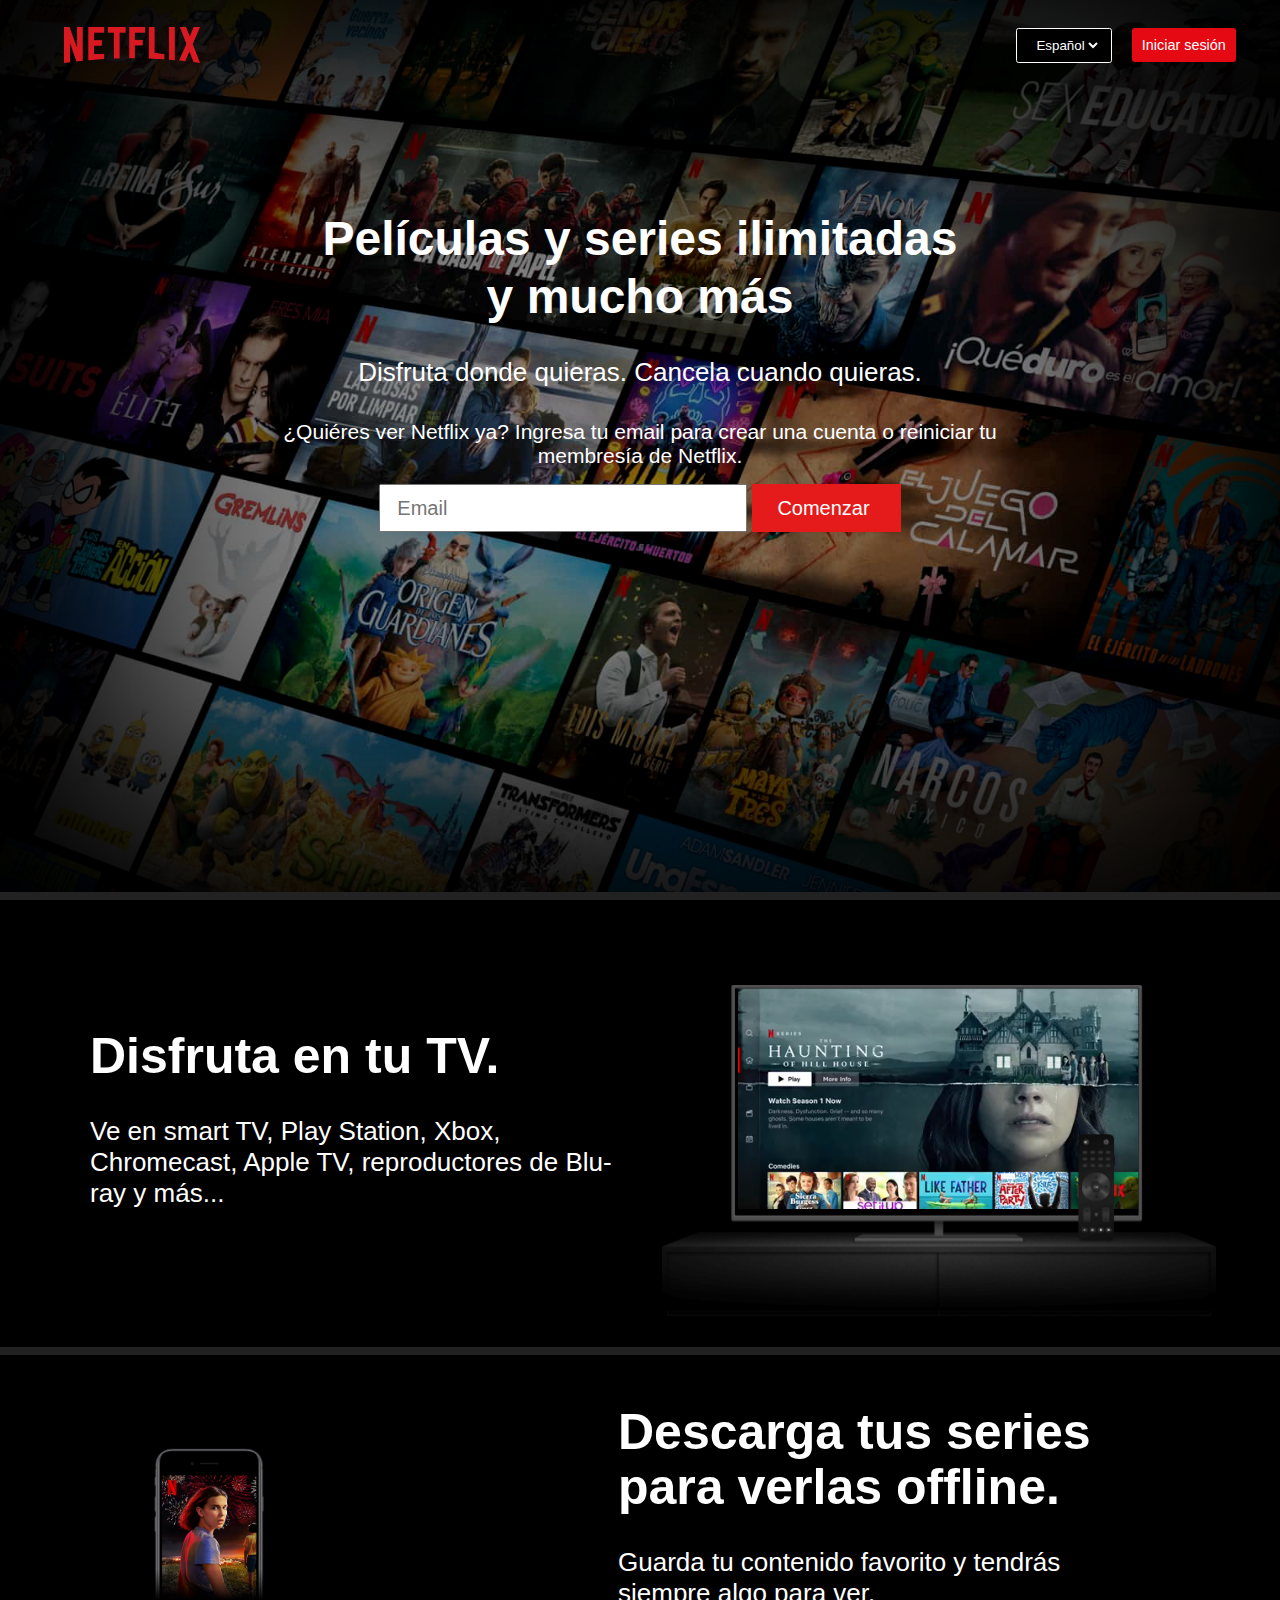
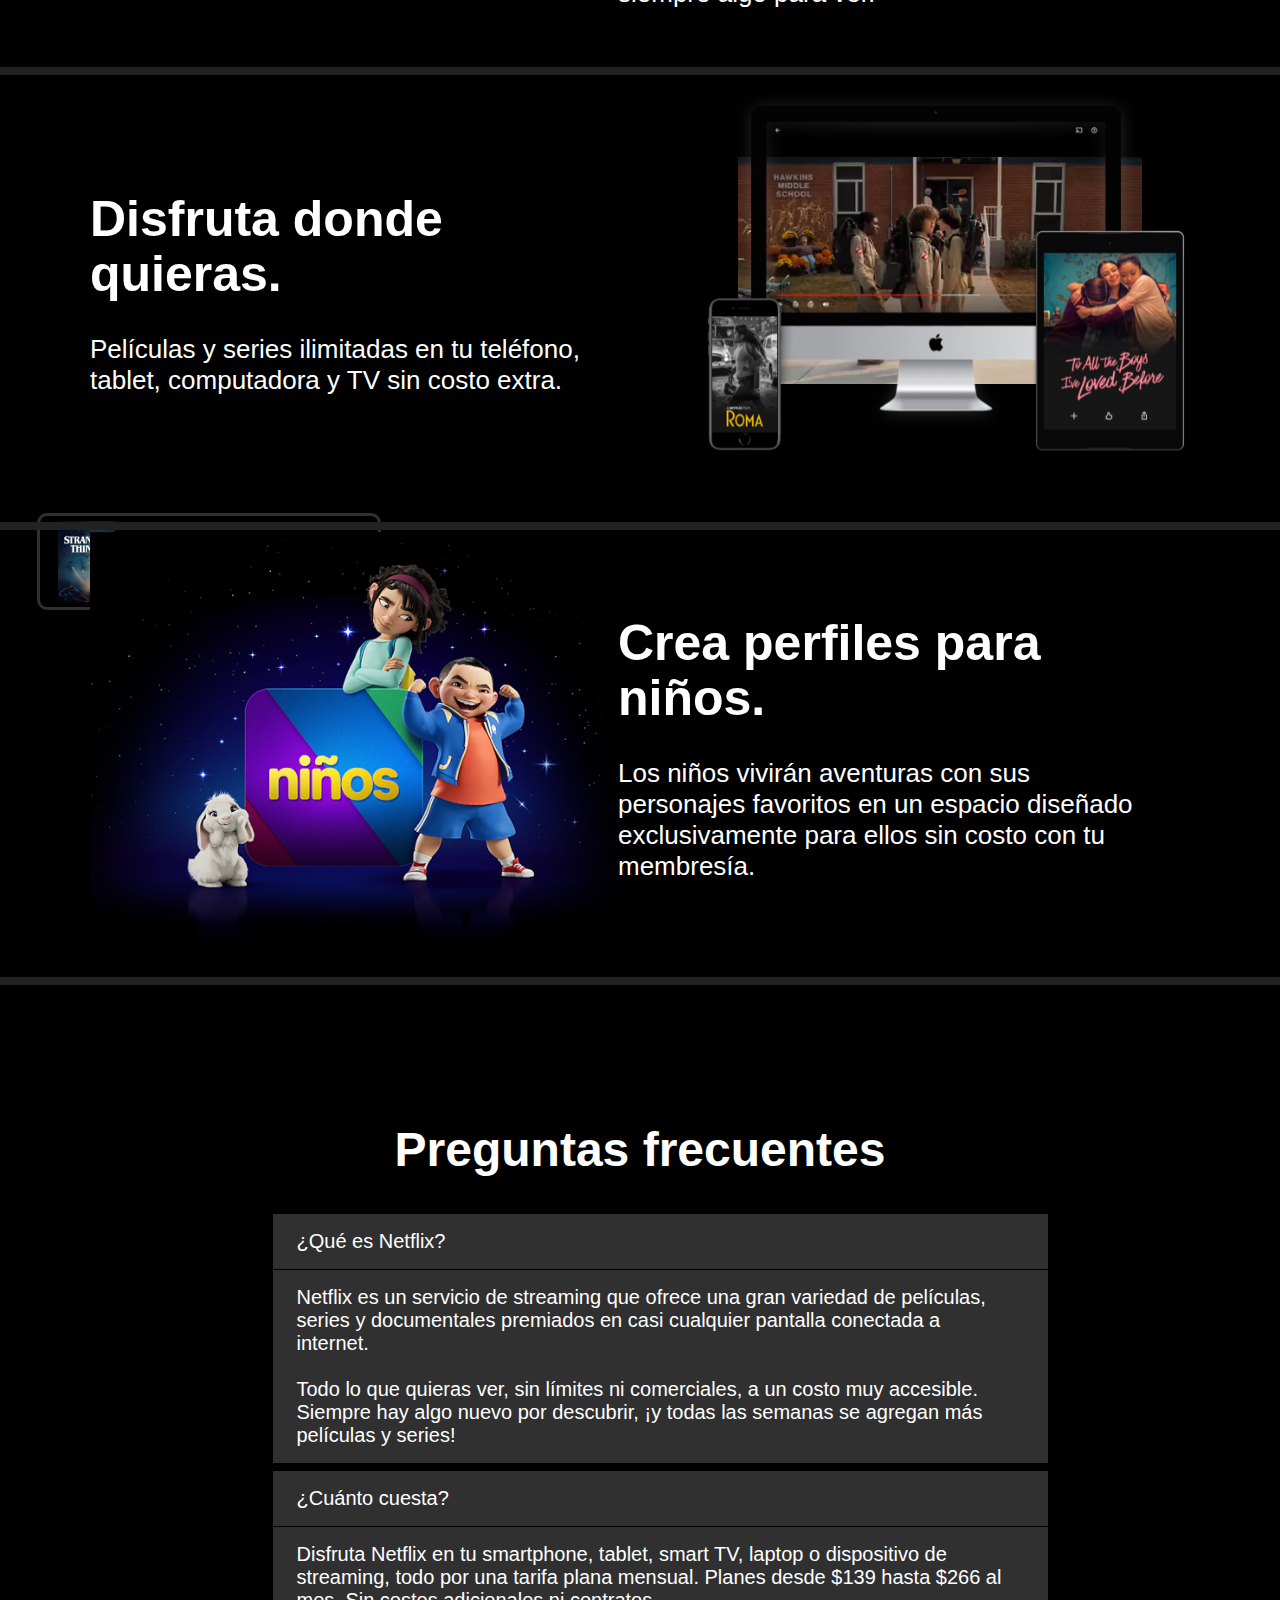
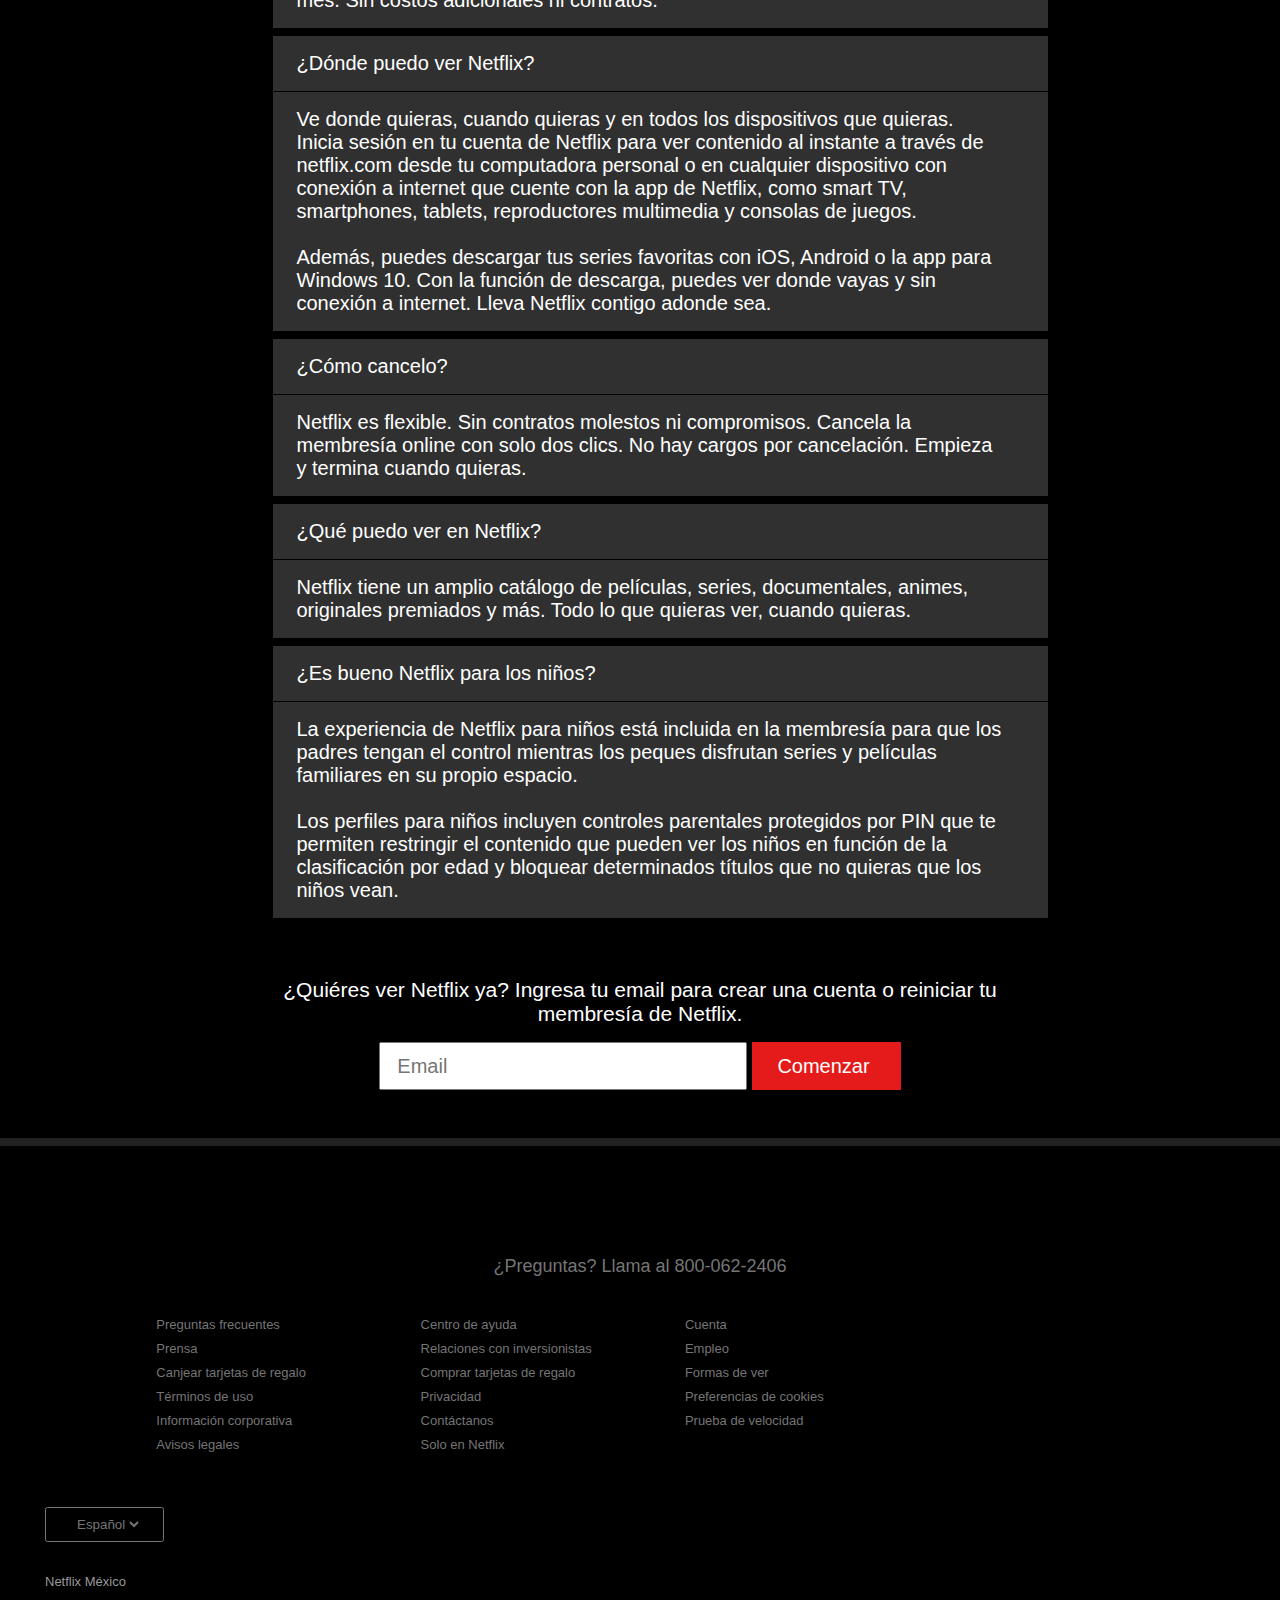
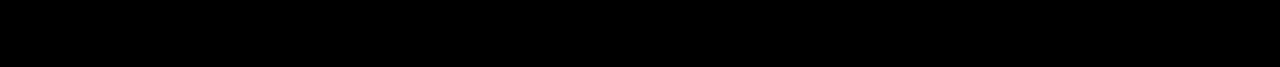
<file: index.html>
<!DOCTYPE html>
<html lang="en">

	<head>
		<meta charset="UTF-8">
		<meta http-equiv="X-UA-Compatible" content="IE=edge">
		<meta name="viewport" content="width=device-width, initial-scale=1.0">
		<link rel="stylesheet" href="https://use.fontawesome.com/releases/v5.15.4/css/all.css"
			integrity="sha384-DyZ88mC6Up2uqS4h/KRgHuoeGwBcD4Ng9SiP4dIRy0EXTlnuz47vAwmeGwVChigm" crossorigin="anonymous">
		<link rel="shortcut icon" href="./assets/icons/nficon.ico" type="image/x-icon">
		<link rel="stylesheet" href="css/main.css">
		<link rel="stylesheet" href="css/responsive.css">
		<title>Netflix México: Ve se...Clone</title>
	</head>

	<body>

		<div class="hero-container">
			<header class="showcase">
				<div class="showcase-top-bg">
					<div class="showcase-top">
						<img src="./assets/img/netflix-logo.png" alt="netflix-logo">
						<div class="right-nav">
							<div class="language-switcher">
								<i class="fas fa-globe"></i>
								<select name="" id="" class="switcher">
									<option selected lang="es" value="/mx/" data-language="es" data-country="MX">
										Español
									</option>
									<option lang="en" value="/mx-en/" data-language="en" data-country="MX">
										English
									</option>
								</select>
							</div>
							<a href="#" class="login">Iniciar sesión</a>
						</div>
					</div>
					<div class="showcase-hero-content">
						<h1 class="hero-title">Películas y series ilimitadas y mucho más</h1>
						<h2 class="hero-subtitle">Disfruta donde quieras. Cancela cuando quieras.</h2>
						<div class="card">
							<h3 class="email-form-title">¿Quiéres ver Netflix ya? Ingresa tu email para crear una cuenta o reiniciar
								tu
								membresía
								de Netflix.</h3>
							<input type="email" placeholder="Email">
							<button> Comenzar
								<i class="fas fa-chevron-right"></i> </button>
						</div>
					</div>
				</div>
			</header>

			<!-- /////////////////////////// cards ///////////////////////////////// -->
			<main class="story-cards">
				<!-- devices -->
				<section class="main-content">
					<div class="card-container">
						<div class="main-section-text">
							<h1>Disfruta en tu TV.</h1>
							<p>Ve en smart TV, Play Station, Xbox, Chromecast, Apple TV, reproductores de Blu-ray y más...</p>
						</div>
						<div class="card-animation">
							<div class="card-image-container">
								<img src="./assets/img/tv.png" alt="tv">
								<div class="animation-container">
									<video width="auto" height="233" autoplay loop>
										<source src="./assets/videos/video-tv-1.m4v" type="video/mp4">
									</video>
								</div>
							</div>
						</div>
					</div>
				</section>
				<!-- devices -->

				<!-- download -->
				<section class="main-content">
					<div class="card-container">
						<div class="card-animation">
							<div class="stranger-mob-card">
								<img src="./assets/img/mobile-stranger.jpg" class="img-stranger alt=" stranger"
									class="stranger-animation-wrapper">
								<div class="download-card">
									<img src="./assets/img/boxshot-stranger-things.png" alt="maybe">
									<div class="stranger-download-text">
										<p>Stranger Things <br>
											<span>Descargando...</span>
										</p>
									</div>
									<img src="./assets/gifs/download-icon.gif" alt="download-gif">
								</div>
							</div>
						</div>
						<div class="main-section-text">
							<h1 class="title">Descarga tus series para verlas offline.</h1>
							<p>Guarda tu contenido favorito y tendrás siempre algo para ver.</p>
						</div>
					</div>
				</section>
				<!-- download -->

				<!-- anywhere -->
				<section class="main-content anywhere">
					<div class="card-container">
						<div class="main-section-text">
							<h1 class="title">Disfruta donde quieras.</h1>
							<p>Películas y series ilimitadas en tu teléfono, tablet, computadora y TV sin costo extra.</p>
						</div>
						<div class="card-animation">
							<div class="card-image-container">
								<img src="./assets/img/device-pile.png" alt="devices">
								<div class="animation-container">
									<video width="auto" height="233" autoplay loop>
										<source src="./assets/videos/video-devices.m4v" type="video/mp4">
									</video>
								</div>
							</div>
						</div>
					</div>
				</section>
				<!-- anywhere -->

				<!-- kids -->
				<section class="main-content">
					<div class="card-container">
						<div class="card-animation">
							<div class="card-image-container">
								<img src="./assets/img/kids.png" alt="kids-section">
							</div>
						</div>
						<div class="main-section-text">
							<h1 class="title">Crea perfiles para niños.</h1>
							<p>Los niños vivirán aventuras con sus personajes favoritos en un espacio diseñado exclusivamente para
								ellos sin costo con tu membresía.</p>
						</div>
					</div>
				</section>
				<!-- kids -->
			</main>
			<!-- /////////////////////////// cards ///////////////////////////////// -->

			<section class="faq-section">
				<div class="faqs-title">
					<h1 class="hero-title"> Preguntas frecuentes </h1>
				</div>
				<div class="faqs-list">
					<ul>
						<li>
							<button class="faq-question">¿Qué es Netflix?
								<i class="fas fa-plus"></i>
							</button>
							<div class="faq-answer">
								<span>
									Netflix es un servicio de streaming que ofrece una gran variedad de películas, series y documentales
									premiados en casi
									cualquier pantalla conectada a internet.
									<br>
									<br>
									Todo lo que quieras ver, sin límites ni comerciales, a un costo muy accesible. Siempre hay algo
									nuevo
									por
									descubrir, ¡y
									todas las semanas se agregan más películas y series!
								</span>
							</div>
						</li>
						<li>
							<button class="faq-question">¿Cuánto cuesta?
								<i class="fas fa-plus"></i>
							</button>
							<div class="faq-answer">
								<span>
									Disfruta Netflix en tu smartphone, tablet, smart TV, laptop o dispositivo de streaming, todo por una
									tarifa plana
									mensual. Planes desde $139 hasta $266 al mes. Sin costos adicionales ni contratos.
								</span>
							</div>
						</li>
						<li>
							<button class="faq-question">¿Dónde puedo ver Netflix?
								<i class="fas fa-plus"></i>
							</button>
							<div class="faq-answer">
								<span>
									Ve donde quieras, cuando quieras y en todos los dispositivos que quieras. Inicia sesión en tu cuenta
									de Netflix para ver
									contenido al instante a través de netflix.com desde tu computadora personal o en cualquier
									dispositivo
									con
									conexión a
									internet que cuente con la app de Netflix, como smart TV, smartphones, tablets, reproductores
									multimedia
									y
									consolas de
									juegos.
									<br>
									<br>
									Además, puedes descargar tus series favoritas con iOS, Android o la app para Windows 10. Con la
									función
									de
									descarga,
									puedes ver donde vayas y sin conexión a internet. Lleva Netflix contigo adonde sea.
								</span>
							</div>
						</li>
						<li>
							<button class="faq-question">¿Cómo cancelo?
								<i class="fas fa-plus"></i>
							</button>
							<div class="faq-answer">
								<span>
									Netflix es flexible. Sin contratos molestos ni compromisos. Cancela la membresía online con solo dos
									clics. No hay cargos por cancelación. Empieza y termina cuando quieras.
								</span>
							</div>
						</li>
						<li>
							<button class="faq-question">¿Qué puedo ver en Netflix?
								<i class="fas fa-plus"></i>
							</button>
							<div class="faq-answer">
								<span>
									Netflix tiene un amplio catálogo de películas, series, documentales, animes, originales premiados y
									más. Todo lo que quieras ver, cuando quieras.
								</span>
							</div>
						</li>
						<li>
							<button class="faq-question">¿Es bueno Netflix para los niños?
								<i class="fas fa-plus"></i>
							</button>
							<div class="faq-answer">
								<span>La experiencia de Netflix para niños está incluida en la membresía para que los padres tengan el
									control mientras los peques disfrutan series y películas familiares en su propio espacio.
									<br>
									<br>
									Los perfiles para niños incluyen controles parentales protegidos por PIN que te permiten restringir
									el
									contenido que
									pueden ver los niños en función de la clasificación por edad y bloquear determinados títulos que no
									quieras que los
									niños vean.
								</span>
							</div>
						</li>
					</ul>
				</div>
				<div class="card">
					<h3 class="email-form-title">¿Quiéres ver Netflix ya? Ingresa tu email para crear una cuenta o reiniciar tu
						membresía de Netflix.</h3>
					<input type="email" placeholder="Email">
					<button> Comenzar
						<i class="fas fa-chevron-right"></i> </button>
				</div>
			</section>

			<footer class="footer-container">
				<div class="footer-links-wrapper">
					<div class="footer-question">
						<p>¿Preguntas? Llama al <a href="https://www.netflix.com/mx/tel:800-062-2406">800-062-2406</a></p>
					</div>
					<div class="footer-list">
						<ul>
							<li class="list-item">
								<a href="https://help.netflix.com/support/412">
									Preguntas frecuentes
								</a>
							</li>
							<li class="list-item">
								<a href="https://help.netflix.com/">
									Centro de ayuda
								</a>
							</li>
							<li class="list-item">
								<a href="https://www.netflix.com/youraccount">
									Cuenta
								</a>
							</li>
							<li class="list-item">
								<a href="https://media.netflix.com/">
									Prensa
								</a>
							</li>
							<li class="list-item">
								<a href="http://ir.netflix.com/">
									Relaciones con inversionistas
								</a>
							</li>
							<li class="list-item">
								<a href="https://jobs.netflix.com/jobs">
									Empleo
								</a>
							</li>
							<li class="list-item">
								<a href="https://www.netflix.com/redeem">
									Canjear tarjetas de regalo
								</a>
							</li>
							<li class="list-item">
								<a href="https://www.netflix.com/gift-cards">
									Comprar tarjetas de regalo
								</a>
							</li>
							<li class="list-item">
								<a href="https://www.netflix.com/watch">
									Formas de ver
								</a>
							</li>
							<li class="list-item">
								<a href="https://help.netflix.com/legal/termsofuse">
									Términos de uso
								</a>
							</li>
							<li class="list-item">
								<a href="https://help.netflix.com/legal/privacy">
									Privacidad
								</a>
							</li>
							<li class="list-item">
								<a href="#">
									Preferencias de cookies
								</a>
							</li>
							<li class="list-item">
								<a href="https://help.netflix.com/legal/corpinfo">
									Información corporativa
								</a>
							</li>
							<li class="list-item">
								<a href="https://help.netflix.com/contactus">
									Contáctanos
								</a>
							</li>
							<li class="list-item">
								<a href="https://fast.com/">
									Prueba de velocidad
								</a>
							</li>
							<li class="list-item">
								<a href="https://help.netflix.com/legal/notices">
									Avisos legales
								</a>
							</li>
							<li class="list-item">
								<a href="https://www.netflix.com/mx/browse/genre/839338">
									Solo en Netflix
								</a>
							</li>
						</ul>
					</div>
				</div>
				<div class="language-switcher">
					<i class="fas fa-globe"></i>
					<select name="" id="" class="switcher">
						<option selected lang="es" value="/mx/" data-language="es" data-country="MX">
							Español
						</option>
						<option lang="en" value="/mx-en/" data-language="en" data-country="MX">
							English
						</option>
					</select>
				</div>

				<div class="lang-selection-container">
					<p>Netflix México</p>
				</div>
			</footer>
		</div>
	</body>

</html>
</file>
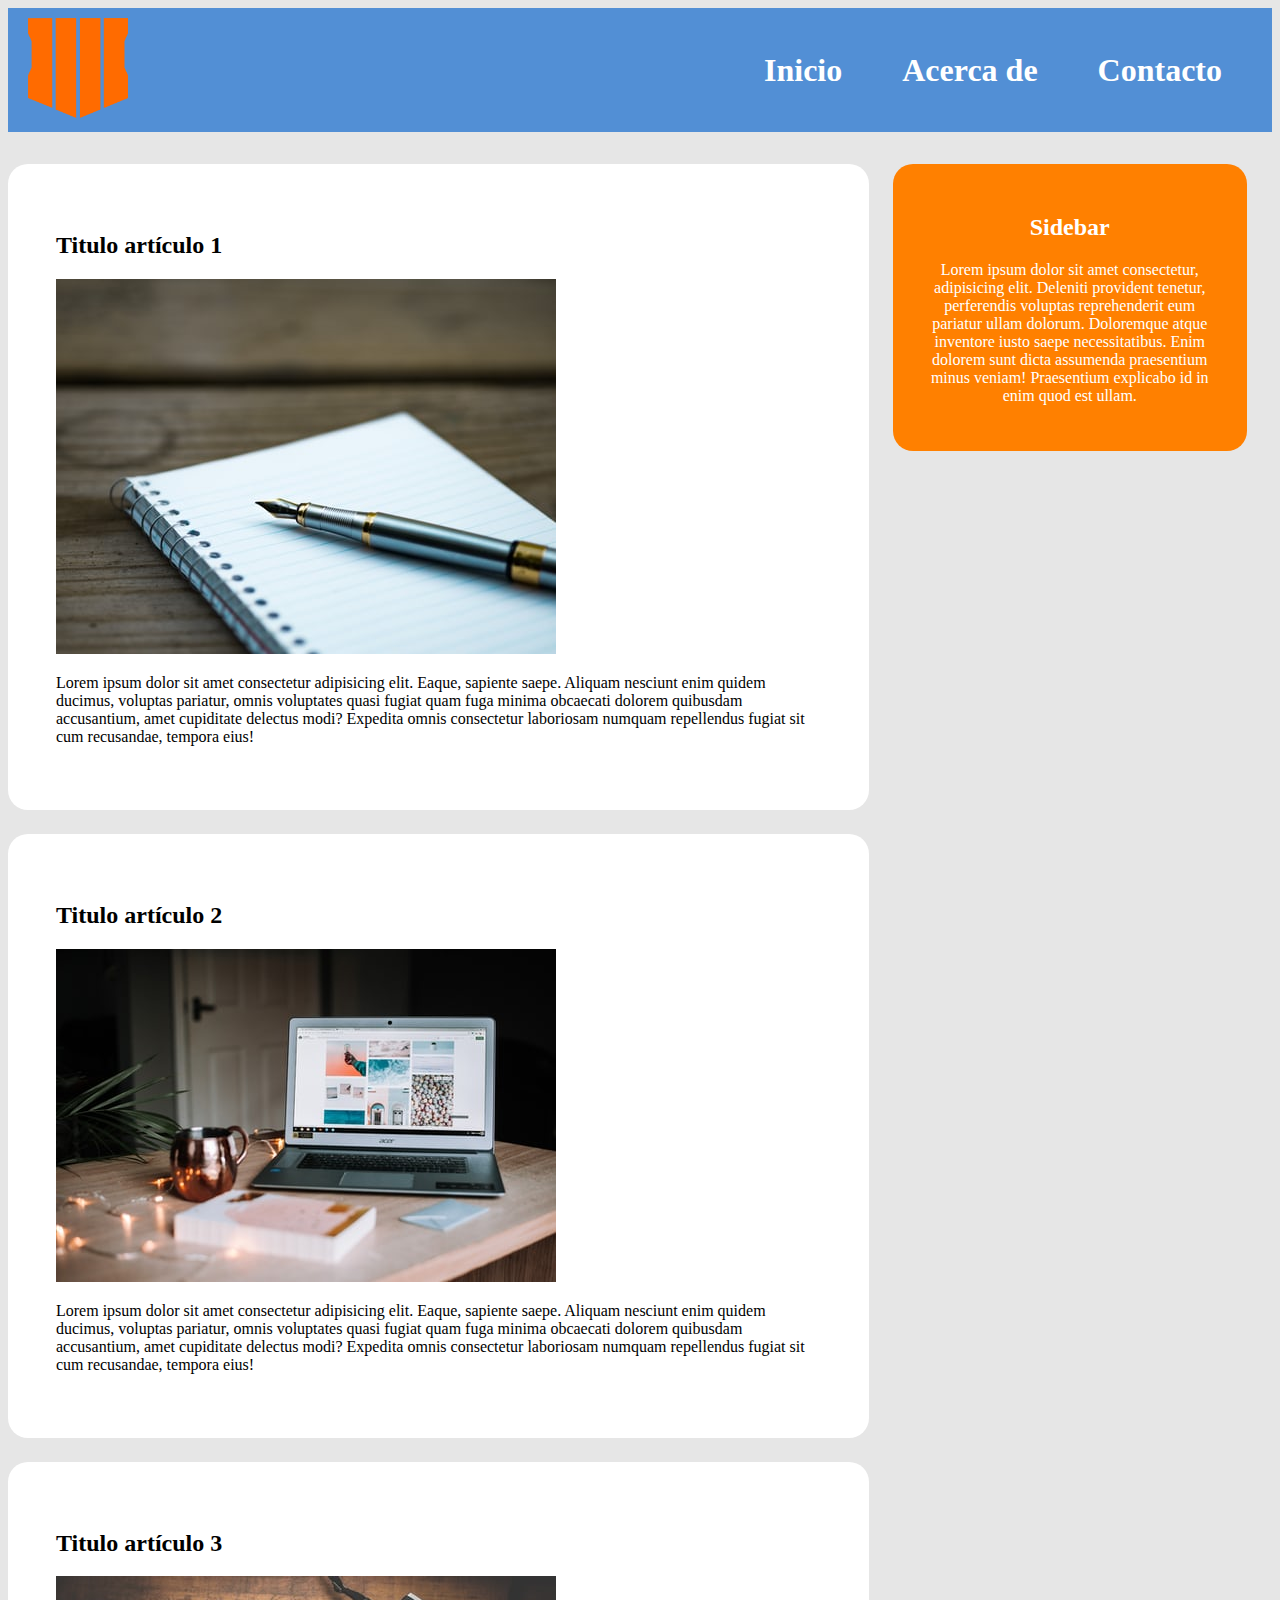
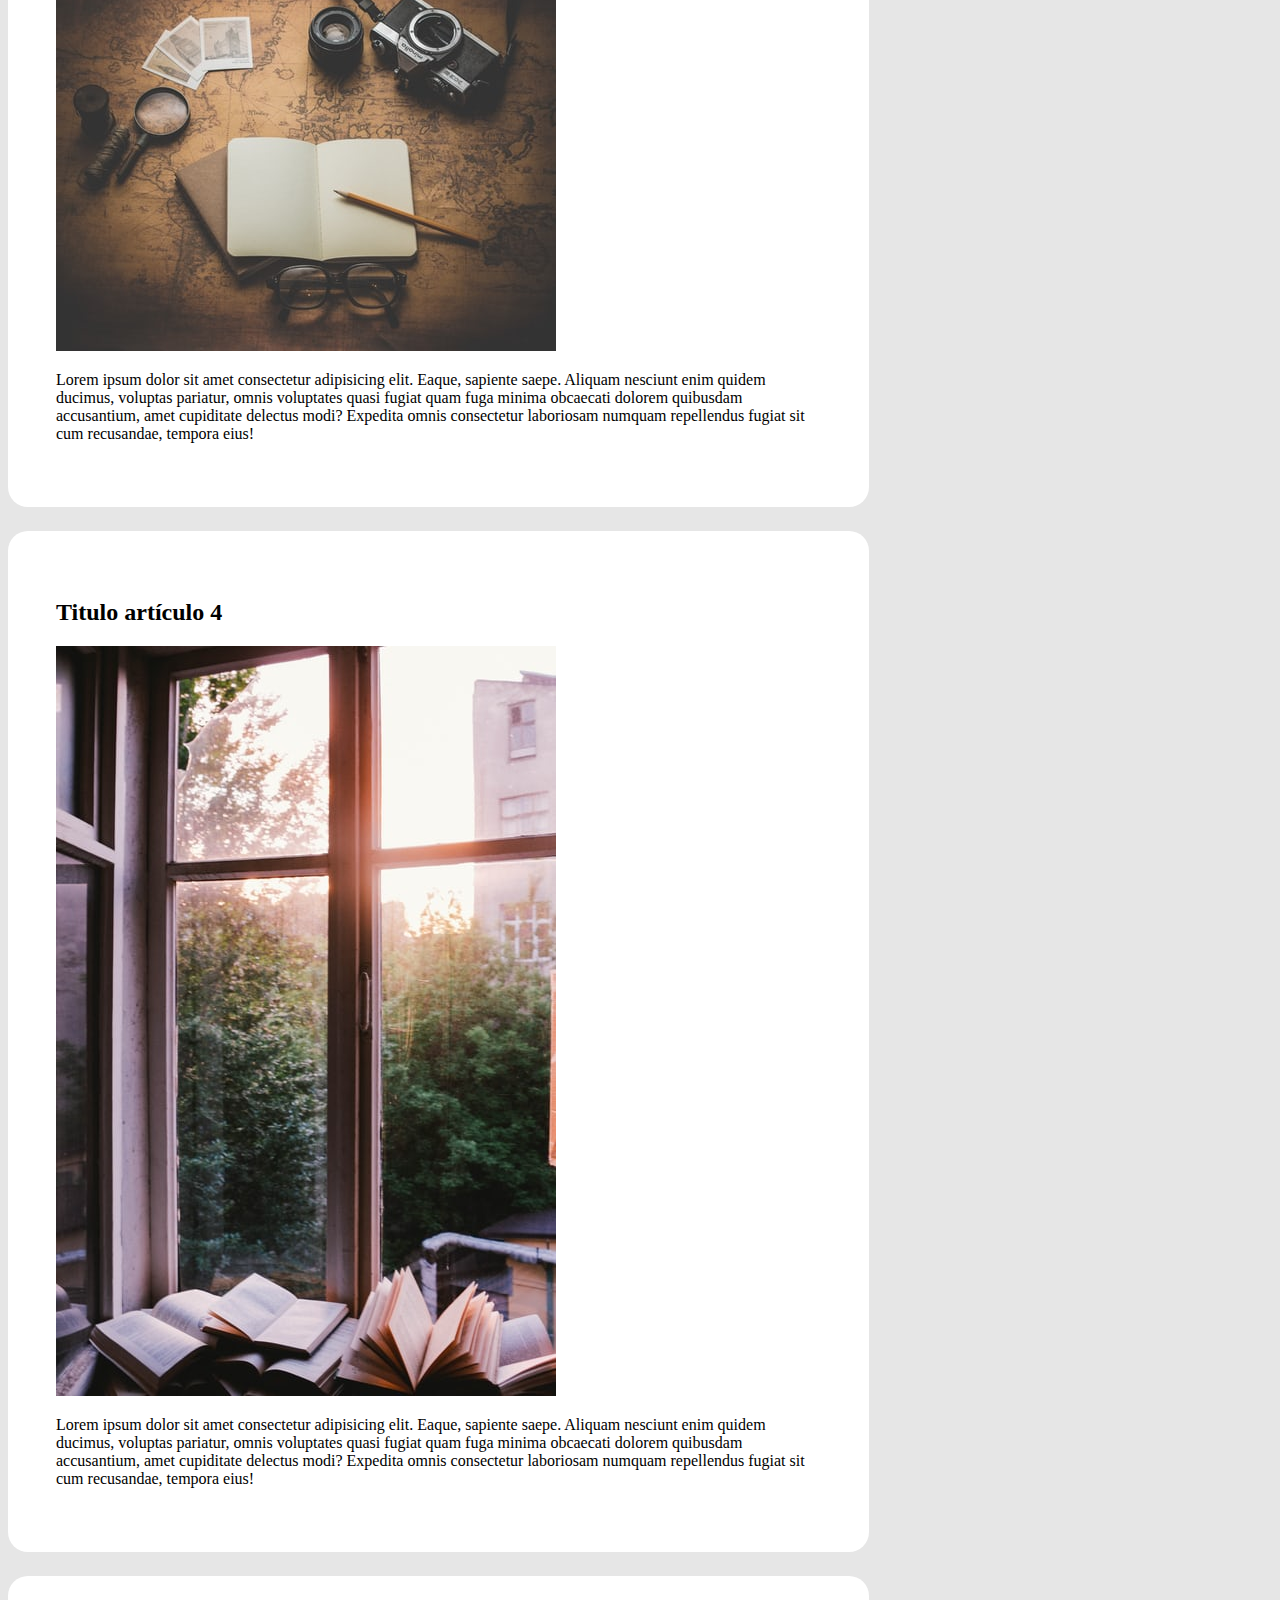
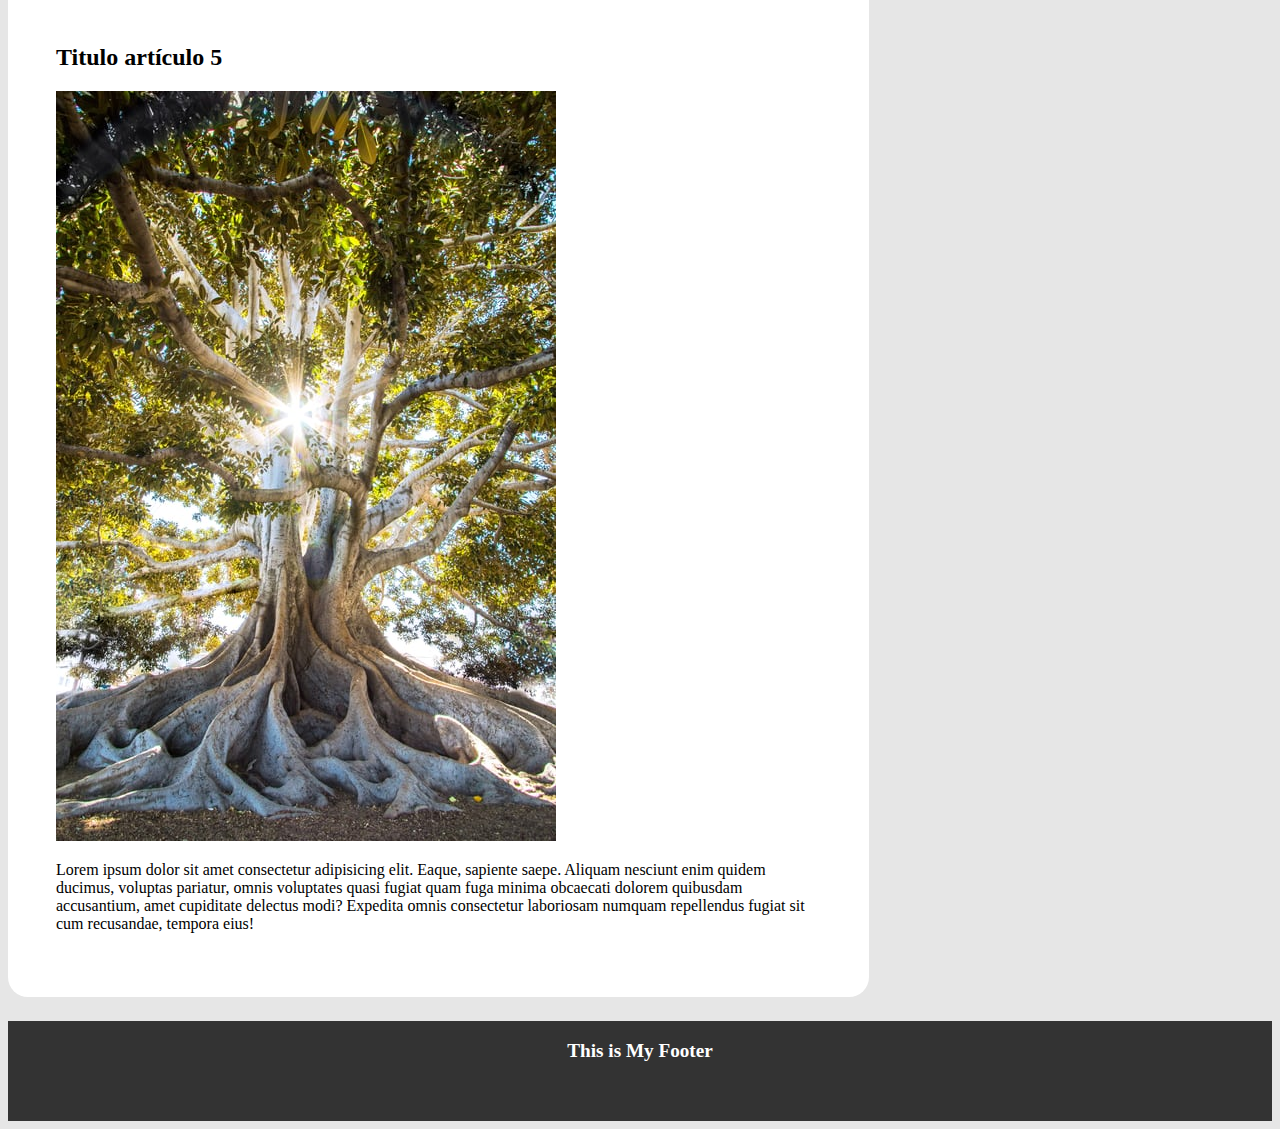
<file: demo.html>
<!DOCTYPE html>
<html lang="en">

	<head>
		<meta charset="UTF-8">
		<meta http-equiv="X-UA-Compatible" content="IE=edge">
		<meta name="viewport" content="width=device-width, initial-scale=1.0">
		<link rel="preconnect" href="https://fonts.googleapis.com">
		<link rel="preconnect" href="https://fonts.gstatic.com" crossorigin>
		<link href="https://fonts.googleapis.com/css2?family=Open+Sans&display=swap" rel="stylesheet">
		<link rel="stylesheet" href="./intro_css/main2.css">
		<title>Demo Kodemia</title>
	</head>

	<body>
		<header>
			<div class="logo-container">
				<a href="#">
					<img src="./img/logo-call-of-duty.png" alt="logo-img">
				</a>
			</div>
			<nav>
				<ul>
					<li>
						<a href="#">Inicio</a>
					</li>
					<li>
						<a href="#">Acerca de</a>
					</li>
					<li>
						<a href="#">Contacto</a>
					</li>
				</ul>
			</nav>
		</header>
		<section class="page">
			<main class="main">
				<section class="articles">
					<article>
						<h2>Titulo artículo 1</h2>
						<img src="./img/article-1.jpeg" alt="article-img">
						<p>Lorem ipsum dolor sit amet consectetur adipisicing elit. Eaque, sapiente saepe. Aliquam nesciunt enim
							quidem ducimus, voluptas pariatur, omnis voluptates quasi fugiat quam fuga minima obcaecati dolorem
							quibusdam accusantium, amet cupiditate delectus modi? Expedita omnis consectetur laboriosam numquam
							repellendus fugiat sit cum recusandae, tempora eius!</p>
					</article>
					<article>
						<h2>Titulo artículo 2</h2>
						<img src="./img/article-2.jpeg" alt="article-img">
						<p>Lorem ipsum dolor sit amet consectetur adipisicing elit. Eaque, sapiente saepe. Aliquam nesciunt enim
							quidem ducimus, voluptas pariatur, omnis voluptates quasi fugiat quam fuga minima obcaecati dolorem
							quibusdam accusantium, amet cupiditate delectus modi? Expedita omnis consectetur laboriosam numquam
							repellendus fugiat sit cum recusandae, tempora eius!</p>
					</article>
					<article>
						<h2>Titulo artículo 3</h2>
						<img src="./img/article-3.jpeg" alt="article-img">
						<p>Lorem ipsum dolor sit amet consectetur adipisicing elit. Eaque, sapiente saepe. Aliquam nesciunt enim
							quidem ducimus, voluptas pariatur, omnis voluptates quasi fugiat quam fuga minima obcaecati dolorem
							quibusdam accusantium, amet cupiditate delectus modi? Expedita omnis consectetur laboriosam numquam
							repellendus fugiat sit cum recusandae, tempora eius!</p>
					</article>
					<article>
						<h2>Titulo artículo 4</h2>
						<img src="./img/article-4.jpeg" alt="article-img">
						<p>Lorem ipsum dolor sit amet consectetur adipisicing elit. Eaque, sapiente saepe. Aliquam nesciunt enim
							quidem ducimus, voluptas pariatur, omnis voluptates quasi fugiat quam fuga minima obcaecati dolorem
							quibusdam accusantium, amet cupiditate delectus modi? Expedita omnis consectetur laboriosam numquam
							repellendus fugiat sit cum recusandae, tempora eius!</p>
					</article>
					<article>
						<h2>Titulo artículo 5</h2>
						<img src="./img/article-5.jpeg" alt="article-img">
						<p>Lorem ipsum dolor sit amet consectetur adipisicing elit. Eaque, sapiente saepe. Aliquam nesciunt enim
							quidem ducimus, voluptas pariatur, omnis voluptates quasi fugiat quam fuga minima obcaecati dolorem
							quibusdam accusantium, amet cupiditate delectus modi? Expedita omnis consectetur laboriosam numquam
							repellendus fugiat sit cum recusandae, tempora eius!</p>
					</article>
				</section>
				<aside>
					<div class="sidebar">
						<h2>Sidebar</h2>
						<p>Lorem ipsum dolor sit amet consectetur, adipisicing elit. Deleniti provident tenetur, perferendis
							voluptas reprehenderit eum pariatur ullam dolorum. Doloremque atque inventore iusto saepe necessitatibus.
							Enim dolorem sunt dicta assumenda praesentium minus veniam! Praesentium explicabo id in enim quod est
							ullam.</p>
					</div>
				</aside>
			</main>
		</section>
		<footer>
			<div class="footer-content">
				<p>This is My Footer</p>
			</div>
		</footer>
	</body>

</html>
</file>
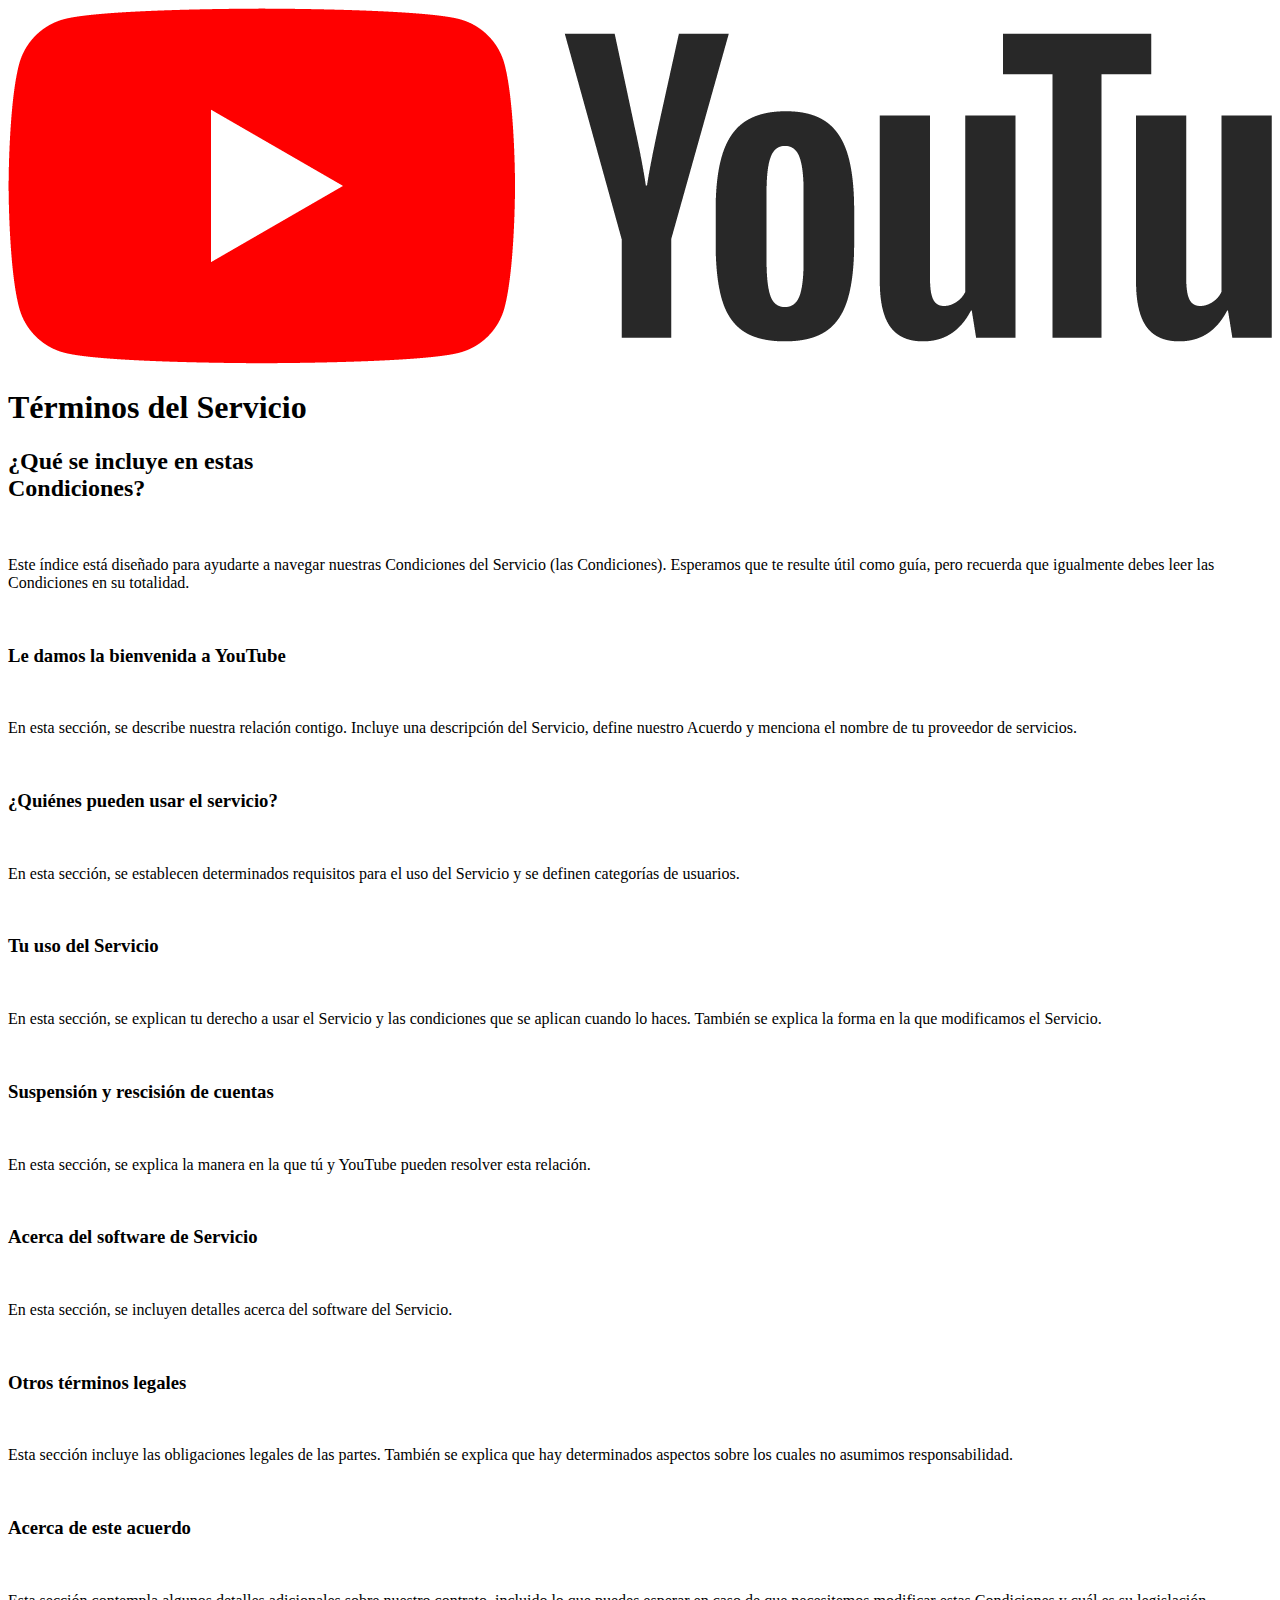
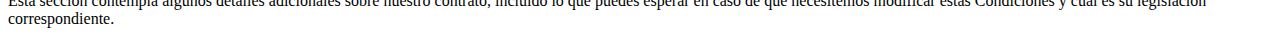
<file: intro_html/terms&conditions.html>
<!DOCTYPE html>
<html lang="en">

	<head>
		<meta charset="UTF-8">
		<meta http-equiv="X-UA-Compatible" content="IE=edge">
		<meta name="viewport" content="width=device-width, initial-scale=1.0">
		<title>YT Terms and Conditions</title>
	</head>

	<body>

		<header>
			<div class="logo">
				<img src="./img/yt_logo_rgb_light.png" alt="logo yt">
			</div>
			<div class="title">
				<h1>Términos del Servicio</h1>
			</div>
		</header>
		<main>
			<h2>¿Qué se incluye en estas <br> Condiciones?</h2>
			<br>
			<p>Este índice está diseñado para ayudarte a navegar nuestras Condiciones del Servicio (las Condiciones).
				Esperamos que te
				resulte útil como guía, pero recuerda que igualmente debes leer las Condiciones en su totalidad.</p>
			<br>
			<h3>Le damos la bienvenida a YouTube</h3>
			<br>
			<p>En esta sección, se describe nuestra relación contigo. Incluye una descripción del Servicio, define nuestro
				Acuerdo y
				menciona el nombre de tu proveedor de servicios.</p>
			<br>
			<h3>¿Quiénes pueden usar el servicio?</h3> <br>
			<p>En esta sección, se establecen determinados requisitos para el uso del Servicio y se definen categorías de
				usuarios.</p>
			<br>

			<h3>Tu uso del Servicio</h3> <br>
			<p>En esta sección, se explican tu derecho a usar el Servicio y las condiciones que se aplican cuando lo haces.
				También se
				explica la forma en la que modificamos el Servicio.
			</p>
			<br>

			<h3>Suspensión y rescisión de cuentas</h3> <br>
			<p>En esta sección, se explica la manera en la que tú y YouTube pueden resolver esta relación.
			</p> <br>
			<h3>Acerca del software de Servicio</h3><br>
			<p>En esta sección, se incluyen detalles acerca del software del Servicio.</p> <br>
			<h3>Otros términos legales</h3> <br>
			<p>Esta sección incluye las obligaciones legales de las partes. También se explica que hay determinados aspectos
				sobre los
				cuales no asumimos responsabilidad.
			</p> <br>
			<h3>Acerca de este acuerdo</h3> <br>
			<p>Esta sección contempla algunos detalles adicionales sobre nuestro contrato, incluido lo que puedes esperar en
				caso de
				que necesitemos modificar estas Condiciones y cuál es su legislación correspondiente.</p>

		</main>

	</body>

</html>
</file>
<file: css/main.css>
/* /////////////////// estilos globales \\\\\\\\\\\\\\\\\\ */

* {
	margin: 0;
	padding: 0;
	box-sizing: border-box;
}

body {
	font-family: "Arial", sans-serif;
	font-size: 18px;
	-webkit-font-smoothing: antialiased;
	background: #000;
	color: #999;
}

/* hero-container */

.hero-container {
	width: 100%;
	overflow-x: hidden;
}

/* hero-container */

ul {
	list-style: none;
}
h1,
h2,
h3,
h4 {
	color: #fff;
}

a {
	color: #fff;
	text-decoration: none;
}

p {
	margin: 0.5rem 0;
}

img {
	width: 100%;
}

/* /////////////////// estilos globales \\\\\\\\\\\\\\\\\\ */

/* /////////////////// showcase-section
										(header and hero section)	 \\\\\\\\\\\\\\\\\\ */

.showcase {
	width: 100%;
	height: 100vh;
	background: url("../assets/img/hero-bg-updated.png") no-repeat center center/cover;
}

.showcase-top-bg {
	width: 100%;
	height: 100vh;
	position: absolute;
	z-index: 1;
	background: rgba(0, 0, 0, 0.3);
	box-shadow: inset 120px 100px 250px #000, inset -120px -100px 250px #000;
	border-bottom: 8px solid #222;
}

.showcase-top {
	height: 90px;
	display: flex;
	justify-content: space-between;
	align-items: center;
	padding: 0 2rem;
}

.showcase-top img {
	width: auto;
	height: 2.3rem;
	margin: 2rem 0 2rem 2rem;
}

.right-nav {
	display: flex;
	justify-content: space-between;
	align-items: center;
}

.language-switcher {
	display: flex;
	flex-direction: row;
	justify-content: center;
	align-items: center;
	border: 0.5px solid #fff;
	border-radius: 2.6px;
	padding: 0.5rem 0.575rem;
	margin: auto 8px;
	color: #fff;
	background-color: #000;
}

i {
	padding: 0 3px;
}

select {
	background: transparent;
	border: none;
	color: #fff;
	line-height: normal;
	font-weight: 400;
	outline: none;
}

option {
	background: #000;
}

.login {
	background: #e50914;
	border: 1px solid transparent;
	border-radius: 3px;
	line-height: normal;
	font-size: 0.9rem;
	padding: 0.5rem 0.575rem;
	margin: auto 12px;
	font-weight: 400;
	white-space: nowrap;
}

.email-form-title {
	padding: 2% 5%;
	max-width: 800px;
	margin: 0 auto;
	font-weight: 400;
	display: block;
}

.showcase-hero-content {
	width: 100%;
	min-height: 300px;
	display: flex;
	flex-direction: column;
	justify-content: center;
	align-items: center;
	text-align: center;
	color: #fff;
	flex-wrap: wrap;
}

.showcase-hero-content h1,
.showcase-hero-content h2 {
	max-width: 640px;
	margin: 1rem auto;
}

.hero-title {
	font-size: 3rem;
	font-weight: bold;
	line-height: 1.2;
	padding-top: 6.5rem;
	padding-bottom: 0;
}

.hero-subtitle {
	font-size: 1.625rem;
	font-weight: 400;
	max-width: 640px;
	margin: 1rem auto;
}

.card p {
	font-weight: 400;
	font-size: 1.2rem;
}

.card input {
	height: 3rem;
	width: 23rem;
	font-size: 20px;
	padding: 1rem;
}

.card button {
	height: 3rem;
	background: #e51a1a;
	color: #fff;
	font-size: 20px;
	padding: 10px 25px;
	border: none;
}

/* //////////////// showcase-section
								(header and hero section)	 \\\\\\\\\\\\\\\\\\ */

/* /////////////////// section main content\\\\\\\\\\\\\\\\\\ */

/* story-cards */

.story-cards {
	margin: 0 auto;
}

.main-content {
	position: relative;
	border-bottom: 8px solid #222;
	padding: 50px 5%;
	margin-bottom: 0;
	background: 0 0;
	color: #fff;
}

.card-container {
	max-width: 1100px;
	margin: 0 auto;
	display: flex;
	align-items: center;
	justify-content: space-between;
}

.main-section-text {
	width: 52%;
	height: 100%;
	flex: 0 1 auto;
	padding: 0 3rem 0 0;
	z-index: 3;
}

.main-section-text h1 {
	font-size: 3.125rem;
	line-height: 1.1;
	margin: 0 0 2rem 0;
}

.main-section-text p {
	font-size: 1.625rem;
	font-weight: 400;
}

.card-animation {
	width: 48%;
	height: 100%;
	display: flex;
	flex: 0 1 auto;
	box-sizing: border-box;
}

.card-image-container {
	margin: -9% -5% -5% 0;
	position: relative;
	overflow: hidden;
}

.card-image-container img {
	position: relative;
	z-index: 2;
}

.animation-container {
	width: 100%;
	height: 100%;
	max-width: 73%;
	max-height: 54%;
	position: absolute;
	top: 46%;
	left: 50%;
	transform: translate(-50%, -50%);
}

.animation-container video {
	width: 100%;
	height: 100%;
	display: inline-block;
	vertical-align: baseline;
	object-fit: contain;
}

/* download */

.stranger-mob-card {
	display: flex;
	flex-direction: column;
	justify-content: space-between;
	align-items: center;
	width: 45%;
}

img .img-stranger {
	width: 100%;
	position: relative;
}

.download-card {
	display: flex;
	flex-direction: row;
	justify-content: space-around;
	align-items: center;
	border: 3px solid #303030;
	border-radius: 10px;
	position: absolute;
	top: 243%;
	background-color: #000;
	padding: 5px 0;
}

.download-card img {
	max-width: 100%;
	border: none;
	height: 4.5em;
	width: auto;
	padding: 0 1em;
}

.stranger-download-text {
	display: flex;
	flex-direction: column;
}
/* download */

/* story-cards */
/* /////////////////// section main content\\\\\\\\\\\\\\\\\\ */

.faq-section {
	display: flex;
	flex-direction: column;
	align-items: center;
	text-align: center;
	margin: 2rem 0;
	padding-bottom: 3rem;
	border-bottom: 8px solid #222;
}

.faqs-list {
	list-style: none;
	display: block;
	margin-block-start: 1em;
	margin-block-end: 1em;
	margin-inline-start: 0px;
	margin-inline-end: 0px;
	padding-inline-start: 40px;
	max-width: 815px;
	width: 75%;
	margin: 2em auto;
}

.faqs-list li {
	margin: 0 0 8px 0;
	width: 100%;
}

.faq-question {
	padding: 0.8em 2.2em 0.8em 1.2em;
	margin-bottom: 1px;
	font-weight: 400;
	font-size: 20px;
	position: relative;
	width: 100%;
	border: 0;
	display: block;
	text-align: left;
	background: #303030;
	color: #fff;
}

.faq-question > i {
	position: absolute;
	right: 1em;
	top: 32%;
}

.faq-answer {
	padding: 0.8em 2.2em 0.8em 1.2em;
	margin-bottom: 1px;
	font-weight: 400;
	font-size: 20px;
	position: relative;
	width: 100%;
	border: 0;
	display: block;
	text-align: left;
	background: #303030;
	color: #fff;
}

.footer-container {
	min-width: 190px;
	width: 100%;
	padding: 70px 45px;
	position: relative;
}

.footer-links-wrapper {
	display: flex;
	flex-direction: column;
	justify-content: center;
	align-items: center;
	flex-wrap: wrap;
	padding-bottom: 3rem;
	margin: 0 auto;
	width: 100%;
}

.footer-question {
	padding: 0;
	margin: 0 0 30px;
	color: #757575;
}

.footer-question a {
	color: #757575;
}

.footer-question a:hover {
	text-decoration: underline;
}

.footer-list ul {
	display: flex;
	flex-wrap: wrap;
	max-width: 1000px;
}

.list-item {
	width: 25%;
	height: 100%;
	display: flex;
	flex-direction: initial;
	text-align: initial;
	align-content: center;
}

.footer-list ul li {
	margin-left: 1.1em;
	margin-bottom: 5px;
	max-width: 1000px;
	color: #757575;
	font-size: 13px;
	box-sizing: border-box;
	padding: 2px;
}

.footer-list ul li a {
	color: #757575;
}

.footer-list ul li a:hover {
	text-decoration: underline;
}

footer .language-switcher {
	width: 10%;
	margin: 0;
	color: #757575;
	border: 1px solid #757575;
}

footer .switcher {
	color: #757575;
}

.lang-selection-container {
	margin-top: 2rem;
	font-size: 13px;
}
</file>
<file: css/responsive.css>
@media only screen and (min-width: 320px) and (max-width: 480px) {
	body {
		font-size: 14px;
	}

	/* .showcase {
		width: auto;
	} */

	.showcase-top-bg {
		background: rgba(0, 0, 0, 0);
		box-shadow: inset 120px 100px 250px #000, inset -120px -100px 250px #0000009c;
	}

	.showcase-top {
		justify-content: space-around;
		width: 100%;
	}

	.showcase-top img {
		height: auto;
		width: 120px;
		margin: 0 auto;
		padding: 0 10px 0 0;
	}

	.right-nav {
		width: 50%;
	}

	.login {
		width: auto;
		height: 25px;
		padding: 0.25rem 0.5rem;
		margin: 0 2px auto 2px;
	}

	.showcase-hero-content {
		padding: 15px 0;
	}
}
</file>
<file: intro_css/main2.css>
body {
	max-width: 1994px;
	margin: none;	
	background: #e6e6e6;
	align-content: center;
	box-sizing: border-box;
}


header {
	display: flex;
  flex-direction: row;
  justify-content: space-between;
  align-items: center;
	padding: 10px 20px;
	margin-bottom: 2rem;
	background: #528fd5;
}


nav ul {
	display: flex;
	justify-content: space-between;
}

nav li{
	list-style: none;
	padding: 0 30px;
}

nav li a {
	color: #fff;
	text-decoration: none;
	font-size: 2rem;
	font-weight: bold;
}

.logo-container img{
	width: 100px;
	height: 100px;
}

.articles {
	width: 70%;
	float: left;
}

.article img {
	width: auto;
	height: auto;
}

.articles article {
	background: #fff;
	padding: 3rem;
	margin: 0 1.5rem 1.5rem 0;
	border-radius: 20px;
}

aside {
	width: 28%;
	float: left;
	background: #ff8000;
	border-radius: 20px;
	text-align: center;
	align-items: center;
}

aside .sidebar {
	color: #ffffff;
	padding: 30px;
}

footer {
	background: #333333;
	clear: both;
	align-items: center;
	height: 100px;
}

footer .footer-content {
	display: flex;
	justify-content: center;
	color: #ffffff;
	font-size: larger;
	font-weight: bold;
}
</file>
